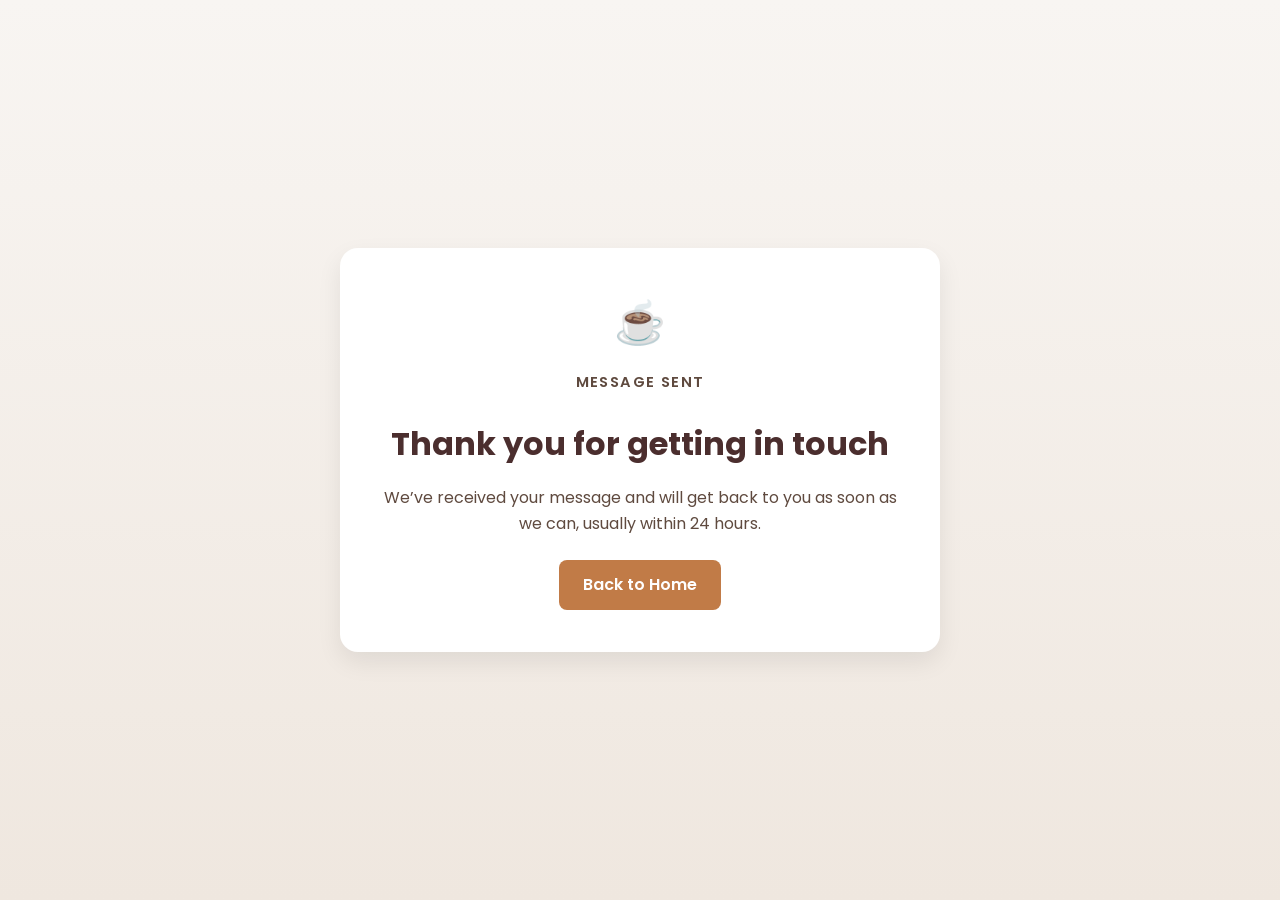
<file: thank-you.html>
<!DOCTYPE html>
<html lang="en" id="top">
<head>
  <meta charset="UTF-8" />
  <meta name="viewport" content="width=device-width, initial-scale=1.0" />
  <title>Thank You | Mountain Coffee</title>
  <link rel="icon" type="image/png" href="coffee.png" />
  <link href="https://fonts.googleapis.com/css2?family=Poppins:wght@300;400;500;600;700&display=swap" rel="stylesheet" />
  <link rel="stylesheet" href="style.css" />
</head>
<body>
  <section class="section thank-you-section">
    <div class="thank-you-card">
      <div class="thank-you-icon">☕</div>
      <p class="section-tag">Message Sent</p>
      <h1>Thank you for getting in touch</h1>
      <p>
        We’ve received your message and will get back to you as soon as we can,
        usually within 24 hours.
      </p>
      <a href="/" class="btn">Back to Home</a>
    </div>
  </section>
</body>
</html>
</file>
<file: style.css>
* {
    margin: 0;
    padding: 0;
    box-sizing: border-box;
  }
  
  html {
    scroll-behavior: smooth;
  }
  
  body {
    font-family: 'Poppins', sans-serif;
    line-height: 1.6;
    color: #222;
    background: #f8f5f2;
  }
  
  img {
    max-width: 100%;
    display: block;
  }
  
  a {
    color: inherit;
  }
  
  .hero {
    min-height: 100vh;
    background:
      linear-gradient(rgba(50, 30, 20, 0.6), rgba(50, 30, 20, 0.6)),
      url("https://images.unsplash.com/photo-1495474472287-4d71bcdd2085?auto=format&fit=crop&w=1400&q=80");
    background-size: cover;
    background-position: center;
    color: white;
    padding: 20px 60px;
  }
  
  .navbar {
    display: flex;
    justify-content: space-between;
    align-items: center;
    padding: 20px 0;
    gap: 20px;
    position: relative;
  }
  
  .logo {
    display: flex;
    align-items: center;
    gap: 10px;
    font-size: 1.55rem;
    font-weight: 600;
    z-index: 1002;
  }
  
  .logo-icon {
    width: 30px;
    height: 30px;
    object-fit: contain;
  }
  
  .nav-links {
    list-style: none;
    display: flex;
    gap: 22px;
    flex-wrap: wrap;
  }
  
  .nav-links a {
    text-decoration: none;
    color: white;
    font-weight: 500;
    transition: opacity 0.2s ease;
  }
  
  .nav-links a:hover {
    opacity: 0.75;
  }
  
  .menu-toggle {
    display: none;
    flex-direction: column;
    justify-content: center;
    gap: 5px;
    background: transparent;
    border: none;
    cursor: pointer;
    z-index: 1002;
  }
  
  .menu-toggle span {
    width: 28px;
    height: 3px;
    background: white;
    border-radius: 999px;
    transition: 0.3s ease;
  }
  
  .menu-toggle.active span:nth-child(1) {
    transform: translateY(8px) rotate(45deg);
  }
  
  .menu-toggle.active span:nth-child(2) {
    opacity: 0;
  }
  
  .menu-toggle.active span:nth-child(3) {
    transform: translateY(-8px) rotate(-45deg);
  }
  
  .hero-content {
    max-width: 680px;
    margin-top: 140px;
  }
  
  .eyebrow {
    font-size: 0.95rem;
    letter-spacing: 1.5px;
    text-transform: uppercase;
    margin-bottom: 14px;
    opacity: 0.9;
  }
  
  .hero-content h1 {
    font-size: 3.2rem;
    line-height: 1.15;
    margin-bottom: 18px;
  }
  
  .hero-content p {
    font-size: 1.08rem;
    max-width: 580px;
    margin-bottom: 30px;
  }
  
  .hero-buttons {
    display: flex;
    gap: 14px;
    flex-wrap: wrap;
  }
  
  .btn {
    display: inline-block;
    background: #c17b47;
    color: white;
    text-decoration: none;
    padding: 12px 24px;
    border-radius: 8px;
    border: none;
    cursor: pointer;
    font-weight: 600;
    transition: transform 0.2s ease, opacity 0.2s ease, box-shadow 0.2s ease;
  }
  
  .btn:hover {
    transform: translateY(-2px);
    opacity: 0.95;
    box-shadow: 0 8px 18px rgba(0, 0, 0, 0.12);
  }
  
  .btn-secondary {
    background: transparent;
    border: 1px solid rgba(255, 255, 255, 0.75);
  }
  
  .section {
    padding: 88px 60px;
    text-align: center;
    scroll-margin-top: 80px;
  }
  
  .section-header {
    margin-bottom: 24px;
  }
  
  .section-tag {
    color: #c17b47;
    font-size: 0.92rem;
    font-weight: 600;
    text-transform: uppercase;
    letter-spacing: 1.4px;
    margin-bottom: 8px;
  }
  
  .section h2 {
    color: #4b2e2e;
    font-size: 2.1rem;
  }
  
  .section-text {
    max-width: 760px;
    margin: 0 auto;
    font-size: 1rem;
  }
  
  .info-strip {
    padding-top: 36px;
    padding-bottom: 12px;
    background: #f8f5f2;
  }
  
  .info-strip-grid {
    display: grid;
    grid-template-columns: repeat(auto-fit, minmax(220px, 1fr));
    gap: 16px;
  }
  
  .info-pill {
    background: white;
    border-radius: 14px;
    padding: 16px 18px;
    display: flex;
    align-items: center;
    justify-content: center;
    gap: 10px;
    box-shadow: 0 4px 10px rgba(0, 0, 0, 0.06);
    font-weight: 500;
  }
  
  .info-pill-icon {
    font-size: 1.1rem;
  }
  
  .menu-section {
    background: white;
  }
  
  .menu-grid,
  .testimonials-grid,
  .why-us-grid {
    display: grid;
    grid-template-columns: repeat(auto-fit, minmax(220px, 1fr));
    gap: 22px;
    margin-top: 42px;
  }
  
  .menu-card,
  .testimonial-card,
  .why-card {
    background: #f3ece6;
    padding: 26px;
    border-radius: 14px;
    box-shadow: 0 4px 12px rgba(0, 0, 0, 0.08);
    transition: transform 0.25s ease, box-shadow 0.25s ease;
    text-align: left;
  }
  
  .menu-card:hover,
  .testimonial-card:hover,
  .why-card:hover,
  .gallery-grid img:hover,
  .info-pill:hover {
    transform: translateY(-6px);
    box-shadow: 0 10px 20px rgba(0, 0, 0, 0.12);
  }
  
  .menu-card h3,
  .why-card h3 {
    color: #4b2e2e;
    margin-bottom: 10px;
  }
  
  .menu-card p,
  .why-card p {
    margin-bottom: 16px;
    color: #5f4a3f;
  }
  
  .menu-card span {
    font-weight: 700;
    color: #c17b47;
  }
  
  .why-us-section {
    background: #efe7df;
  }
  
  .why-icon {
    font-size: 1.8rem;
    margin-bottom: 12px;
  }
  
  .gallery-section {
    background: #f8f5f2;
  }
  
  .gallery-grid {
    display: grid;
    grid-template-columns: repeat(auto-fit, minmax(220px, 1fr));
    gap: 18px;
    margin-top: 40px;
  }
  
  .gallery-grid img {
    width: 100%;
    height: 255px;
    object-fit: cover;
    border-radius: 14px;
    box-shadow: 0 4px 10px rgba(0, 0, 0, 0.08);
    transition: transform 0.25s ease, box-shadow 0.25s ease;
  }
  
  .testimonials-section {
    background: white;
  }
  
  .stars {
    font-size: 1.2rem;
    margin-bottom: 14px;
    letter-spacing: 2px;
    color: #c17b47;
  }
  
  .review-text {
    margin-bottom: 16px;
    font-style: italic;
    color: #4b2e2e;
  }
  
  .testimonial-card h4 {
    color: #4b2e2e;
    margin-bottom: 4px;
  }
  
  .review-role {
    display: block;
    font-size: 0.9rem;
    color: #7a675a;
  }
  
  .hours-section {
    background: #efe7df;
  }
  
  .hours-box {
    max-width: 620px;
    margin: 40px auto 0;
    background: white;
    border-radius: 14px;
    padding: 22px 24px;
    box-shadow: 0 4px 10px rgba(0, 0, 0, 0.08);
    text-align: left;
  }
  
  .hours-row {
    display: flex;
    justify-content: space-between;
    gap: 20px;
    padding: 15px 0;
    border-bottom: 1px solid #e5d8cb;
  }
  
  .hours-row:last-child {
    border-bottom: none;
  }
  
  .contact-section {
    background: #f8f5f2;
  }
  
  .contact-grid {
    display: grid;
    grid-template-columns: 1fr 1fr;
    gap: 30px;
    margin-top: 42px;
    text-align: left;
    align-items: start;
  }
  
  .contact-info,
  .contact-form {
    background: white;
    padding: 26px;
    border-radius: 14px;
    box-shadow: 0 4px 10px rgba(0, 0, 0, 0.08);
  }
  
  .contact-info p {
    margin-bottom: 12px;
  }
  
  .contact-info a {
    color: #4b2e2e;
    text-decoration: none;
    font-weight: 500;
  }
  
  .contact-info a:hover {
    text-decoration: underline;
  }
  
  .map-box {
    margin-top: 20px;
    overflow: hidden;
    border-radius: 12px;
  }
  
  .contact-form {
    display: flex;
    flex-direction: column;
    gap: 15px;
  }
  
  .contact-form input,
  .contact-form textarea {
    width: 100%;
    padding: 14px;
    border: 1px solid #d8c8ba;
    border-radius: 8px;
    font-size: 1rem;
    font-family: 'Poppins', sans-serif;
    background: #fff;
  }
  
  .contact-form input:focus,
  .contact-form textarea:focus {
    outline: none;
    border-color: #c17b47;
    box-shadow: 0 0 0 3px rgba(193, 123, 71, 0.12);
  }
  
  .contact-form textarea {
    resize: vertical;
    min-height: 140px;
  }
  
  .form-note {
    font-size: 0.92rem;
    color: #6d5a4e;
  }
  
  .footer {
    background: #4b2e2e;
    color: white;
    padding: 42px 60px 28px;
  }
  
  .footer-grid {
    display: grid;
    grid-template-columns: repeat(auto-fit, minmax(200px, 1fr));
    gap: 30px;
    margin-bottom: 24px;
    text-align: left;
  }
  
  .footer h3,
  .footer h4 {
    margin-bottom: 10px;
  }
  
  .footer p {
    margin-bottom: 6px;
    font-size: 0.95rem;
  }
  
  .footer a {
    color: white;
    text-decoration: none;
    transition: opacity 0.2s ease;
  }
  
  .footer a:hover {
    opacity: 0.75;
    text-decoration: underline;
  }
  
  .copyright {
    text-align: center;
    margin-top: 12px;
    font-size: 0.92rem;
    opacity: 0.9;
  }
  
  .thank-you-section {
    min-height: 100vh;
    display: flex;
    align-items: center;
    justify-content: center;
    padding: 24px;
    background: linear-gradient(180deg, #f8f5f2 0%, #efe7df 100%);
  }
  
  .thank-you-card {
    background: white;
    padding: 42px 34px;
    border-radius: 18px;
    box-shadow: 0 10px 24px rgba(0, 0, 0, 0.08);
    max-width: 600px;
    width: 100%;
    text-align: center;
  }
  
  .thank-you-card h1 {
    color: #4b2e2e;
    margin-bottom: 16px;
    font-size: 2rem;
  }
  
  .thank-you-card p {
    margin-bottom: 24px;
    color: #5f4a3f;
  }
  
  .thank-you-icon {
    font-size: 2.6rem;
    margin-bottom: 14px;
  }
  
  .back-to-top {
    position: fixed;
    right: 20px;
    bottom: 20px;
    width: 48px;
    height: 48px;
    border-radius: 50%;
    background: #c17b47;
    color: white;
    text-decoration: none;
    display: flex;
    align-items: center;
    justify-content: center;
    font-size: 1.3rem;
    font-weight: 700;
    box-shadow: 0 8px 18px rgba(0, 0, 0, 0.18);
    transition: transform 0.2s ease, opacity 0.2s ease;
    z-index: 1000;
  }
  
  .back-to-top:hover {
    transform: translateY(-3px);
    opacity: 0.95;
  }
  
  .menu-card,
  .testimonial-card,
  .contact-info,
  .contact-form,
  .hours-box,
  .why-card,
  .gallery-grid img,
  .thank-you-card,
  .info-pill {
    animation: fadeUp 0.7s ease both;
  }
  
  @keyframes fadeUp {
    from {
      opacity: 0;
      transform: translateY(16px);
    }
    to {
      opacity: 1;
      transform: translateY(0);
    }
  }
  
  @media (max-width: 900px) {
    .contact-grid {
      grid-template-columns: 1fr;
    }
  }
  
  @media (max-width: 768px) {
    .hero {
      padding: 20px 24px 40px;
    }
  
    .navbar {
      align-items: center;
    }
  
    .menu-toggle {
      display: flex;
    }
  
    .nav-links {
      position: absolute;
      top: calc(100% + 10px);
      left: 0;
      right: 0;
      display: none;
      flex-direction: column;
      gap: 0;
      background: rgba(45, 27, 18, 0.96);
      border-radius: 14px;
      padding: 12px 0;
      overflow: hidden;
      box-shadow: 0 10px 24px rgba(0, 0, 0, 0.22);
      z-index: 1001;
    }
  
    .nav-links.active {
      display: flex;
    }
  
    .nav-links li {
      width: 100%;
    }
  
    .nav-links a {
      display: block;
      width: 100%;
      padding: 14px 20px;
    }
  
    .nav-links a:hover {
      background: rgba(255, 255, 255, 0.08);
      opacity: 1;
    }
  
    .hero-content {
      margin-top: 80px;
      text-align: center;
    }
  
    .hero-content p {
      margin-left: auto;
      margin-right: auto;
    }
  
    .hero-content h1 {
      font-size: 2.35rem;
    }
  
    .hero-buttons {
      justify-content: center;
    }
  
    .section {
      padding: 64px 24px;
    }
  
    .hours-row {
      flex-direction: column;
      align-items: flex-start;
      gap: 4px;
    }
  
    .gallery-grid img {
      height: 220px;
    }
  
    .thank-you-card {
      padding: 34px 24px;
    }
  
    .thank-you-card h1 {
      font-size: 1.7rem;
    }
  
    .footer {
      padding: 36px 24px 24px;
    }
  }
  
  @media (max-width: 480px) {
    .hero-content h1 {
      font-size: 2rem;
    }
  
    .btn {
      width: 100%;
      text-align: center;
    }
  
    .hero-buttons {
      flex-direction: column;
    }
  
    .menu-grid,
    .testimonials-grid,
    .why-us-grid,
    .gallery-grid,
    .info-strip-grid {
      grid-template-columns: 1fr;
    }
  
    .nav-links {
      font-size: 0.95rem;
    }
  
    .back-to-top {
      right: 16px;
      bottom: 16px;
      width: 44px;
      height: 44px;
    }
  }
</file>
